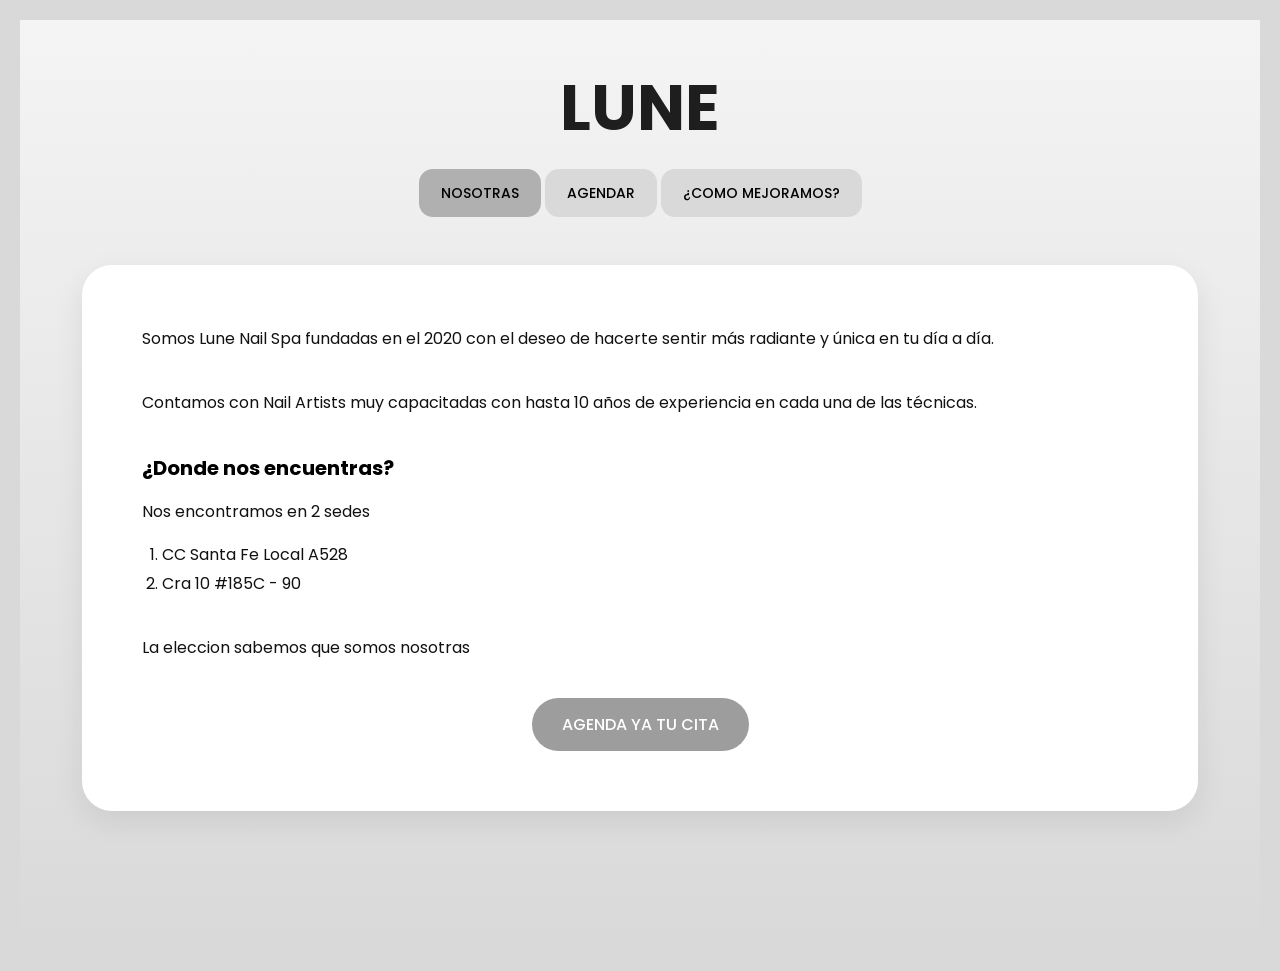
<file: index.html>
<!DOCTYPE html>
<html lang="es">
    <head>
        <meta charset="UTF-8">
        <meta name="viewport" content="width=device-width, initial-scale=1.0">
        <title>LUNE</title>
        
        <link rel="preconnect" href="https://fonts.googleapis.com">
        <link rel="preconnect" href="https://fonts.gstatic.com" crossorigin>
        <link href="https://fonts.googleapis.com/css2?family=Poppins:wght@300;400;500;600;700&display=swap" rel="stylesheet">

        <link rel="stylesheet" href="css/style.css">
    </head>
    <body>
        <main class="phone-container">
            <header>
                <h1 class="logo-title">LUNE</h1>

                <nav class="navbar">
                    <a href="index.html" class="nav-btn active">NOSOTRAS</a>
                    <a href="agenda.html" class="nav-btn">AGENDAR</a>
                    <a href="feedback.html" class="nav-btn">¿COMO MEJORAMOS?</a>
                </nav>
            </header>
            
            <section class="content-box">
                <p>
                     Somos Lune Nail Spa fundadas en el 2020 con el deseo
                     de hacerte sentir más radiante y única en tu día a día.
                </p>
                <p>
                    Contamos con Nail Artists muy capacitadas con hasta 
                    10 años de experiencia en cada una de las técnicas.
                </p>
                <div class="location-section">
                    <h3>¿Donde nos encuentras?</h3>
                    <p>Nos encontramos en 2 sedes</p>
                    <ol>
                        <li>CC Santa Fe Local A528</li>
                        <li>Cra 10 #185C - 90</li>
                    </ol>
                </div>
                <p class="footer-text">
                    La eleccion sabemos que somos nosotras
                </p>
                <div class="btn-container">
                    <a href="agenda.html" class="primary-btn">
                        AGENDA YA TU CITA
                    </a>
                </div>
            </section>
        </main>
        <script src="js/app.js"></script>
    </body>
</html>
</file>
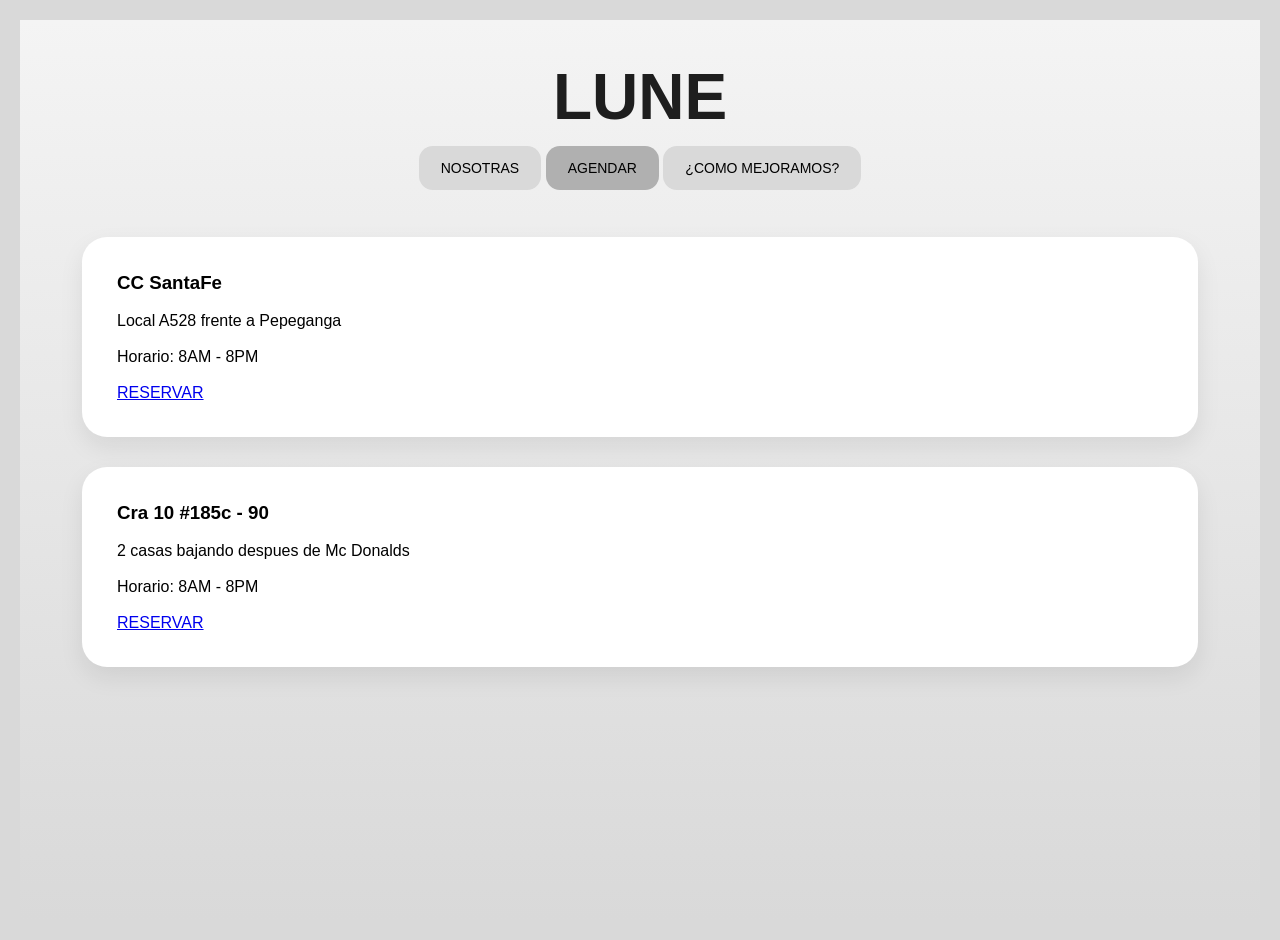
<file: agenda.html>
<!DOCTYPE html>
<html lang="es">    
<head>
    <meta charset="UTF-8">
    <meta name="viewport" content="width=device-width, initial-scale=1.0">        <title>LUNE</title>
    <title>agenda - LUNE</title>    
    <link rel="stylesheet" href="css/style.css">
</head>
<body>
<main class="phone-container">
    <header>
        <h1 class="logo-title">LUNE</h1>

        <nav class="navbar">
            <a href="index.html" class="nav-btn">NOSOTRAS</a>
            <a href="agenda.html" class="nav-btn active">AGENDAR</a>
            <a href="feedback.html" class="nav-btn">¿COMO MEJORAMOS?</a>
        </nav>
    </header>

    <section class="cards-container">

        <div class="sede-card">
            <h3>CC SantaFe</h3>
            <p>Local A528 frente a Pepeganga</p>
            <p>Horario: 8AM - 8PM</p>

            <a href="reserva.html" class="small.btn">
                RESERVAR
            </a>
        </div>

        <div class="sede-card">
            <h3>Cra 10 #185c - 90</h3>
            <p>2 casas bajando despues de Mc Donalds</p>
            <p>Horario: 8AM - 8PM</p>

            <a href="reserva.html" class="small.btn">
                RESERVAR
            </a>
        </div>        
    </section>
</main>
</body>
</html>
</file>
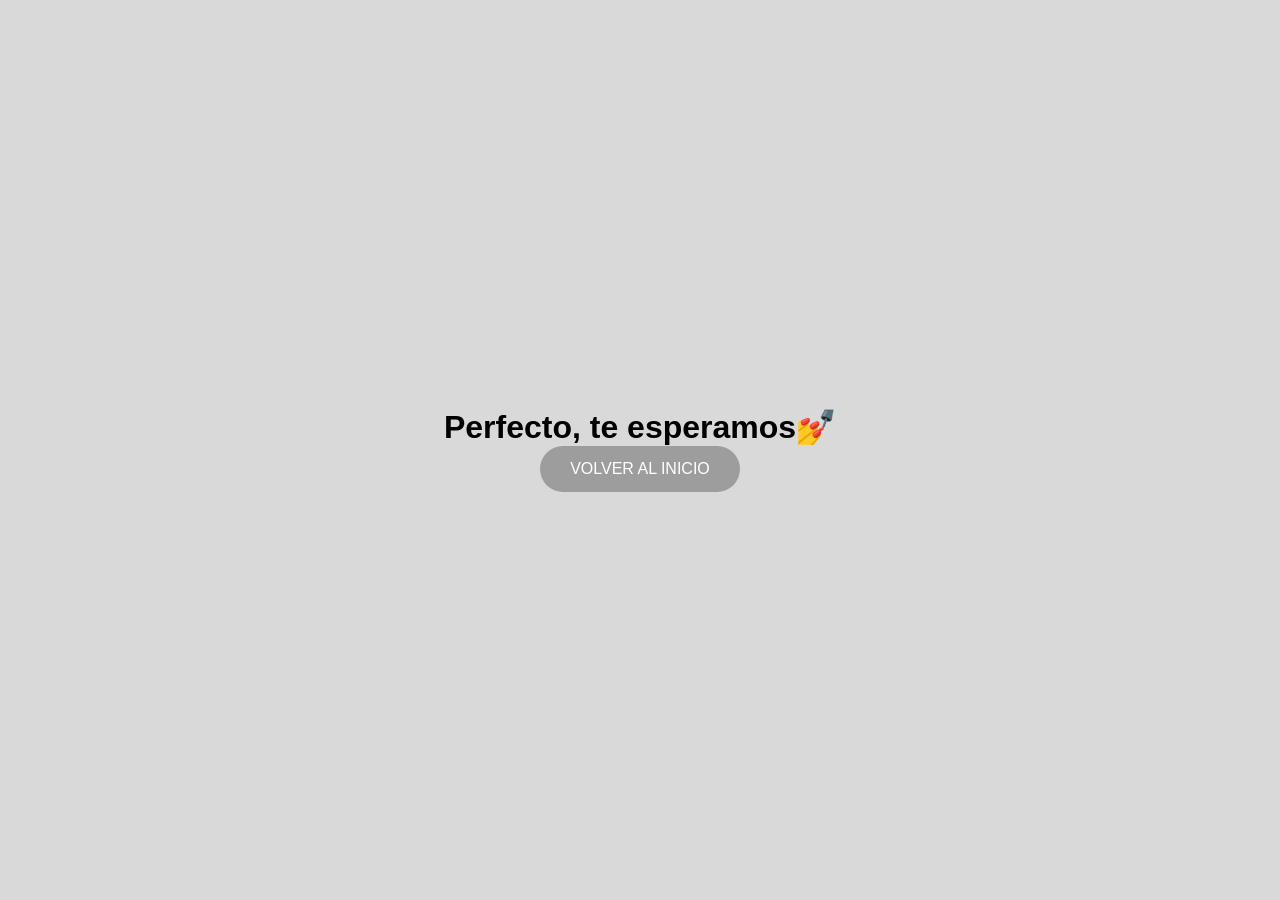
<file: espera.html>
<!DOCTYPE html>
<html lang="es">
    <head>
    <meta charset="UTF-8">
    <meta name="viewport" content="width=device-width, initial-scale=1.0">        <title>LUNE</title>
    <title>Te esperamos - LUNE</title>    
    <link rel="stylesheet" href="css/style.css">
</head>
<body>
    <main class="success screen">
        <h1>Perfecto, te esperamos💅</h1>

        <div class="btn-container">
        <a href="index.html" class="primary-btn">
            VOLVER AL INICIO
        </a>
        </div>
    </main>
</body>
</html>
</file>
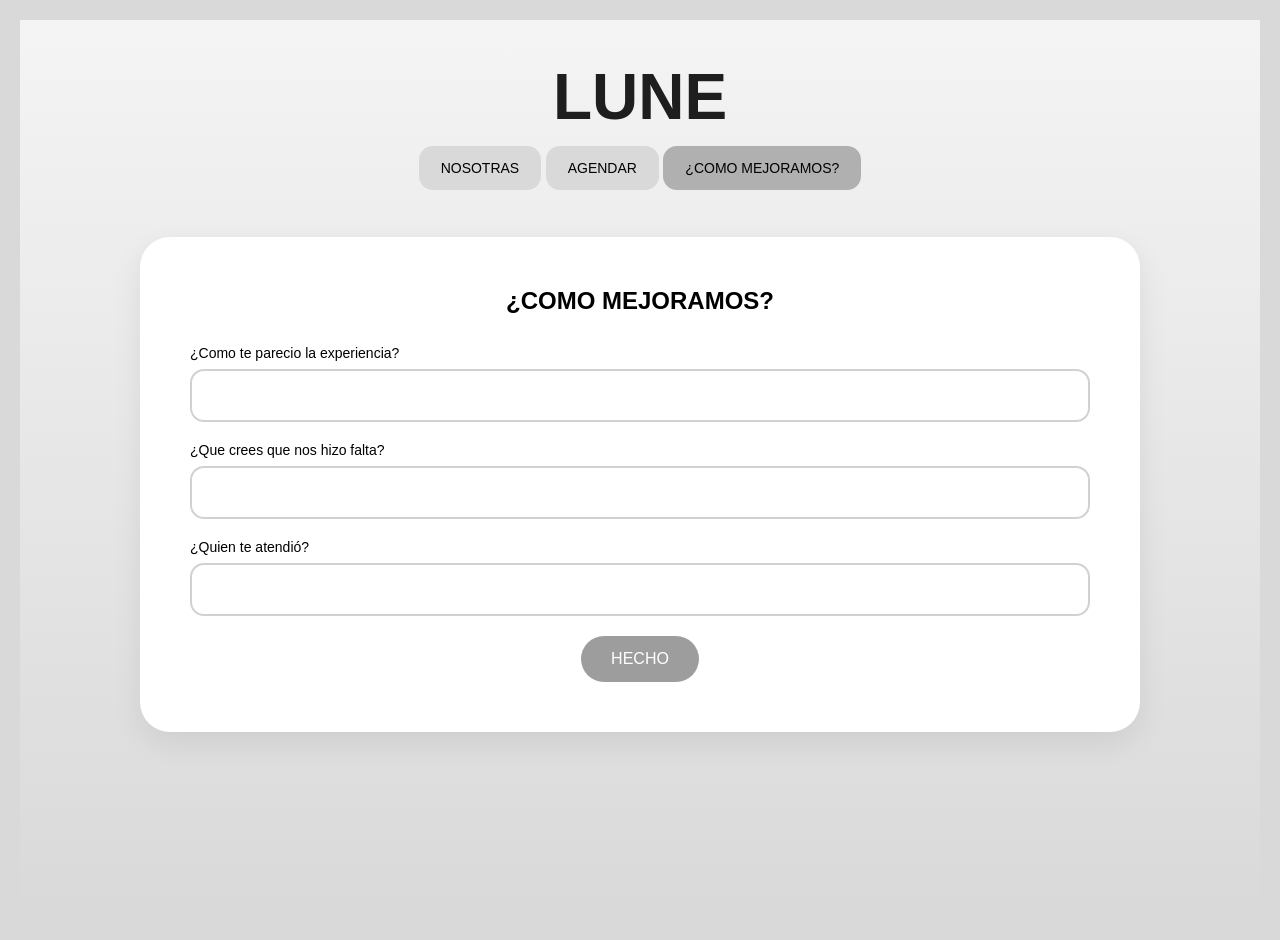
<file: feedback.html>
<!DOCTYPE html>
<head>
    <meta charset="UTF-8">
    <meta name="viewport" content="width=device-width, initial-scale=1.0">        <title>LUNE</title>
    <title>feedback - LUNE</title>    
    <link rel="stylesheet" href="css/style.css">
</head>
<body>
    <main class="phone-container">

        <header>
            <h1 class="logo-title">LUNE</h1>

            <nav class="navbar">
                <a href="index.html" class="nav-btn">NOSOTRAS</a>
                <a href="agenda.html" class="nav-btn">AGENDAR</a>
                <a href="feedback.html" class="nav-btn active">¿COMO MEJORAMOS?</a>
            </nav>
        </header>
        <section class="form-container">
            <h2>¿COMO MEJORAMOS?</h2>

            <form>
                <div class="input-group full-width">
                    <label>¿Como te parecio la experiencia?</label>
                    <input type="text">
                </div>

                <div class="input-group full-width">
                    <label>¿Que crees que nos hizo falta?</label>
                    <input type="text">
                </div>

                <div class="input-group full-width">
                    <label>¿Quien te atendió?</label>
                    <input type="text">
                </div>

                <div class="btn-container">
                    <a href="gracias.html" class="primary-btn">
                        HECHO
                    </a>
                </div>
            </form>
        </section>
    </main>
</body>
</file>
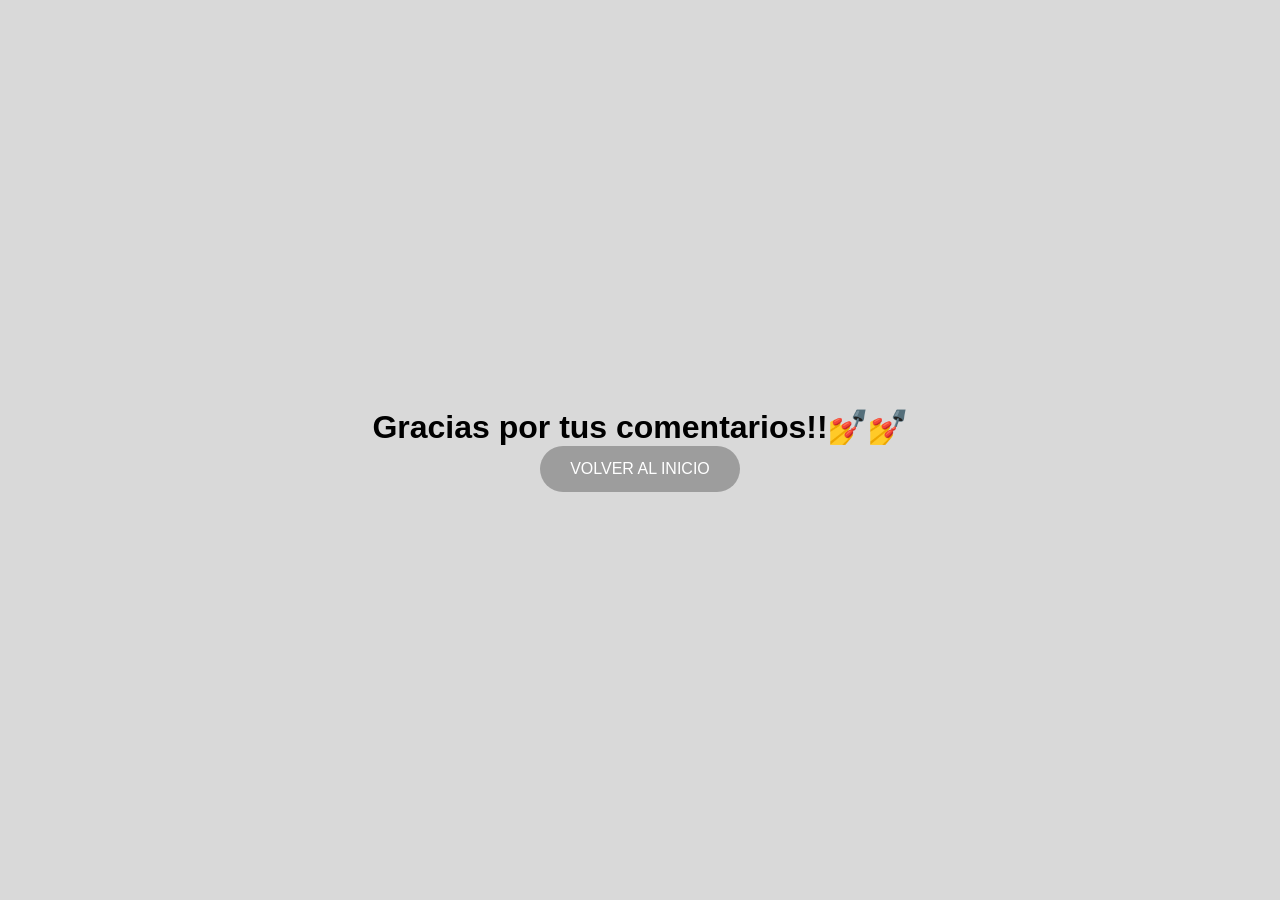
<file: gracias.html>
<!DOCTYPE html>
<html lang="es">
<head>
    <meta charset="UTF-8">
    <meta name="viewport" content="width=device-width, initial-scale=1.0">        <title>LUNE</title>
    <title>gracias - LUNE</title>    
    <link rel="stylesheet" href="css/style.css">
</head>
<body>
    <main class="success screen">
        <h1>Gracias por tus comentarios!!💅​💅​</h1>

        <div class="btn-container">
        <a href="index.html" class="primary-btn">
            VOLVER AL INICIO
        </a>
        </div>
    </main>
</body>
</html>
</file>
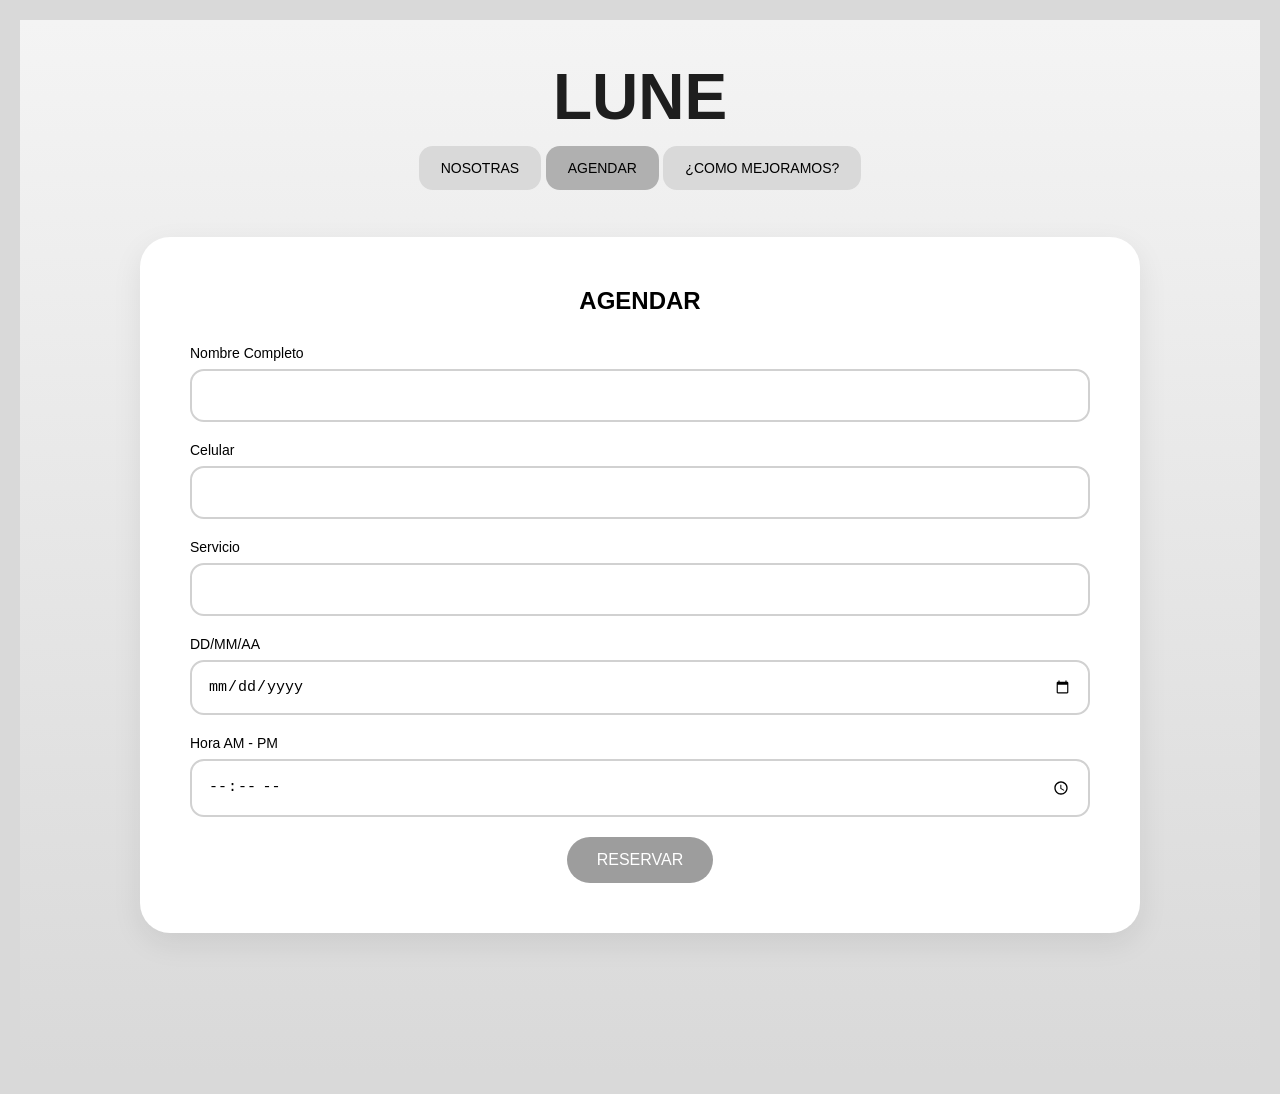
<file: reserva.html>
<!DOCTYPE html>
<html lang="es">
<head>
    <meta charset="UTF-8">
    <meta name="viewport" content="width=device-width, initial-scale=1.0">        <title>LUNE</title>
    <title>reserva - LUNE</title>    
    <link rel="stylesheet" href="css/style.css">
</head>
<body>
<main class="phone-container">
    <header>
        <h1 class="logo-title">LUNE</h1>

        <nav class="navbar">
            <a href="index.html" class="nav-btn">NOSOTRAS</a>
            <a href="agenda.html" class="nav-btn active">AGENDAR</a>
            <a href="feedback.html" class="nav-btn">¿COMO MEJORAMOS?</a>
        </nav>
    </header>

    <section class="form-container">
        <h2>AGENDAR</h2>

        <form>

            <div class="input-group">
                <label>Nombre Completo</label>
                <input type="text">
            </div>

            <div class="input-group">
                <label>Celular</label>
                <input type="text">
            </div>

            <div class="input-group">
                <label>Servicio</label>
                <input type="text">
            </div>

            <div class="input-group">
                <label>DD/MM/AA</label>
                <input type="date">
            </div>

            <div class="input-group">
                <label>Hora AM - PM</label>
                <input type="time">
            </div>

            <div class="btn-container">
                <a href="espera.html" class="primary-btn">
                    RESERVAR
                </a>
            </div>

        </form>

    </section>

</main>

</body>
</html>
</file>
<file: css/style.css>
*{
    margin: 0;
    padding: 0;
    box-sizing: border-box;
}
:root{
    --gris-base:#D9D9D9;
    --gris-selecc:#B0B0B0;
    --negro:#1E1E1E;
    --blanco:#FFFFFF;
}
header{
    display: flex;

    flex-direction: column;

    align-items: center;

}
body{
    font-family: 'Poppins', sans-serif;
    background: var(--gris-base);
    min-height: 100vh;

    display: flex;
    justify-content: center;
    align-items: center;

    padding: 20px;
}
.phone-container{
    width: 100%;
    
    min-height: 100vh;

    background: linear-gradient(to bottom, #F4F4F4,#D9D9D9);

    padding-bottom: 80px;

}
.logo-title{
    color:var(--negro);
    
    text-align: center;

    font-size: 64px;
    font-weight: 700;

    padding-top: 40px;

    margin-bottom: 25px;
}
.nav-bar{
    width: 90%;

    margin:0 auto;

    display: flex;
    
    justify-content: center;
    
    align-items: center;

    gap: 20px;

    background: white;

    padding: 15px;

    border-radius: 20px;

    box-shadow:0 5px 20px rgba(0, 0, 0, 0.08) ;
}
.nav-btn{

    text-decoration: none;

    color: black;

    background: var(--gris-base);

    padding: 14px 22px;

    border-radius: 14px;

    font-size: 14px;
    font-weight: 500;

    transition: 0.3s;

}
.nav-btn.active{
    background: var(--gris-selecc);
}
.nav-btn:hover{
    background: var(--gris-selecc);
}
.content-box{
    width: 90%;

    max-width: 1200px;

    background: white;

    margin:60px auto;

    padding: 60px;

    border-radius: 30px;

    display: flex;

    flex-direction: column;

    gap: 35px;

    box-shadow:0 10px 30px rgba(0, 0, 0, 0.08) ;

}
.content-box p,
.content-box li{
    font-size:16px;
    line-height: 1.8;
    color: #111;
}
.location-section h3{
    margin-bottom: 15px;

    font-size: 20px;
}
.location-section ol{
    margin-top: 15px;
    margin-left: 20px;
}
.footer-text{
    margin-top: auto;
}
.btn-container{
    display: flex;
    justify-content: center;
}
.primary-btn{
    background: #9D9D9D;
    
    color: white;

    text-decoration: none;

    padding: 14px 30px;

    border-radius: 30px;

    font-weight: 500;

    transition: 0.4s;
}
.primary-btn:hover{
    transform: scale(1.03);

    background: #8C8C8C;
}
@media(max-width:768px){
    .logo-title{
        font-size: 48px;
    }
    .navbar{
        flex-direction: column;
    }

    .content-box,
    .form-container{
        padding: 30px 20px;
    }
    .cards-container{
        grid-template-columns: 1fr;
    }
}
@media(max-width:480px){
    .logo-title{
        font-size: 38px;
    }
    .nav-btn{
        width: 100%;
    }
}
    .phone-container{
        width: 100%;
        min-height: 100vh;
        border-radius: 0;
    }
.cards-container{
    width: 90%;

    max-width: 1200px;

    margin:60px auto;

    display: grid;

    grid-template-columns:repeat(auto fit, minmax(320px,1fr));
    
    gap: 30px;
}
.sede-card{
    background: white;

    padding: 35px;

    border-radius: 25px;

    display: flex;
    flex-direction: column;

    gap: 18px;

    box-shadow:0 10px 25px rgba(0, 0, 0, 0.08) ;

    transition: 0.3s;
}
.sede-card:hover{
    transform:translateY(-5px);
}
.small-btn{
    width:fit-content;

    align-self:flex-end;

    text-decoration:none;

    background:#9D9D9D;

    color:white;

    padding:10px 20px;

    border-radius:20px;

    font-size:12px;
}
.form-container{
    width:90%;

    max-width:1000px;

    margin:60px auto;

    background:white;

    padding:50px;

    border-radius:30px;

    box-shadow:0 10px 30px rgba(0,0,0,0.08);
}

.form-container h2{
    margin-bottom:30px;

    text-align:center;
}

form{
    display:flex;
    flex-direction:column;

    gap:20px;
}

.input-group{
    display:flex;
    flex-direction:column;

    gap:8px;
}

.input-group label{
    font-size:14px;
    font-weight:500;
}

.input-group input{
    border:2px solid #d1d1d1;

    padding:16px;

    border-radius:14px;

    outline:none;

    font-size:15px;

    transition:0.3s;
}

.input-group input:focus{
    border-color:#B0B0B0;
}

.success-screen{

    width:100%;

    min-height:100vh;

    display:flex;

    flex-direction:column;

    justify-content:center;

    align-items:center;

    gap:40px;

    text-align:center;
}
</file>
